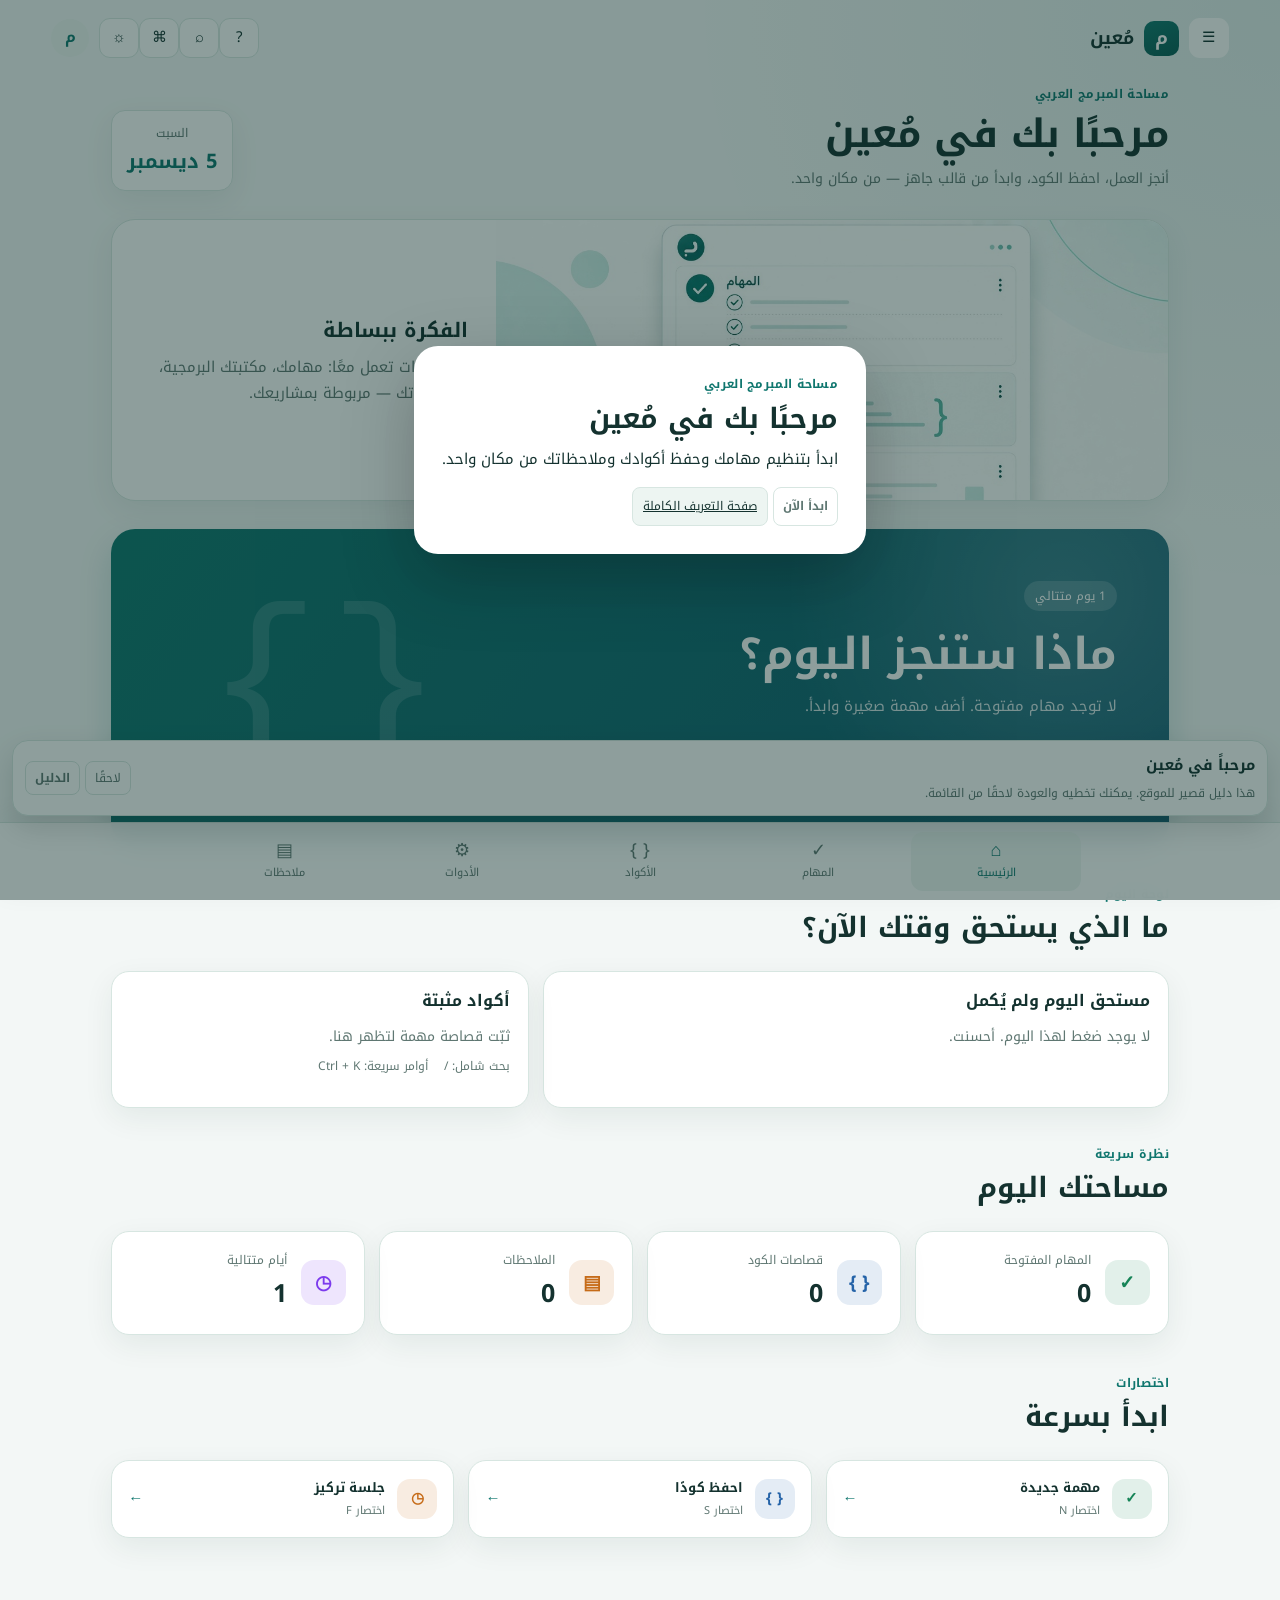
<file: index.html>
<!DOCTYPE html>
<html lang="ar" dir="rtl">
<head>
  <meta charset="UTF-8">
  <meta name="viewport" content="width=device-width, initial-scale=1.0, viewport-fit=cover">
  <meta name="theme-color" content="#0f766e">
  <meta name="google-site-verification" content="Sl0n4C3x2qLiQsYJ7VNklHP6w9qTN6Suc8Q0-6FbevQ">
  <meta name="description" content="مُعين مساحة عربية للمبرمجين: مهام، قصاصات كود، ملاحظات، أدوات برمجية واستوديو ملفات.">
  <meta name="keywords" content="مُعين, mueen, أدوات برمجية, قصاصات كود, مهام, ملاحظات, مبرمج عربي">
  <link rel="canonical" href="https://mueen-app.duckdns.org/">
  <script type="application/ld+json">{"@context":"https://schema.org","@type":"SoftwareApplication","name":"مُعين","alternateName":"Mueen","applicationCategory":"DeveloperApplication","operatingSystem":"Web","inLanguage":"ar","url":"https://mueen-app.duckdns.org/","description":"مساحة عربية للمبرمجين لإدارة المهام وحفظ الأكواد والملاحظات واستخدام الأدوات البرمجية."}</script>
  <meta name="color-scheme" content="light dark">
  <meta property="og:title" content="مُعين | مساحة المبرمج">
  <meta property="og:description" content="أنجز مهامك، احفظ أكوادك، وابدأ من قالب جاهز — في مكان واحد.">
  <meta property="og:image" content="cover.jpg">
  <title>مُعين | مساحة المبرمج</title>
  <link rel="preconnect" href="https://fonts.googleapis.com">
  <link rel="preconnect" href="https://fonts.gstatic.com" crossorigin>
  <link href="https://fonts.googleapis.com/css2?family=Cairo:wght@400;600;700;800&family=Noto+Kufi+Arabic:wght@400;600;700&display=swap" rel="stylesheet">
  <link rel="icon" href="data:image/svg+xml,%3Csvg xmlns='http://www.w3.org/2000/svg' viewBox='0 0 64 64'%3E%3Crect width='64' height='64' rx='16' fill='%230f766e'/%3E%3Ctext x='32' y='44' text-anchor='middle' font-size='34' fill='white' font-family='Tahoma'%3Eم%3C/text%3E%3C/svg%3E">
  <link rel="stylesheet" href="styles.css">
  <style>
    [hidden] { display: none !important; }
    .command-palette[hidden],
    .mueen-menu-overlay[hidden],
    .status-banner[hidden] { display: none !important; pointer-events: none !important; }
  </style>
</head>

<body>
  <div class="mueen-menu-overlay" id="menuOverlay" hidden></div>
  <div id="commandPalette" class="command-palette" hidden></div>
  <div id="statusBanner" class="status-banner" hidden></div>

  <div class="app-layout">
    <aside class="sidebar" id="sidebar" aria-label="القائمة الإضافية">
      <div class="logo-area">
        <div class="logo-icon" aria-hidden="true">م</div>
        <div>
          <strong>مُعين</strong>
          <span>مساحة المبرمج</span>
        </div>
        <button class="header-icon-button sidebar-close" id="closeMenuButton" type="button" aria-label="إغلاق القائمة">×</button>
      </div>

      <div class="sidebar-bottom">
        <button id="themeButton" class="secondary-button" type="button">
          <span aria-hidden="true">☼</span>
          الوضع الداكن
        </button>
        <!-- ✅ إصلاح: تحديث الإصدار -->
        <p class="version-text">مُعين v1.7 — محلي أولًا</p>
      </div>
    </aside>

    <main class="main-content">
      <header class="top-header">
        <button id="menuButton" class="mobile-menu-button" type="button" aria-label="فتح القائمة" aria-controls="sidebar" aria-expanded="false">
          ☰
        </button>

        <div class="mobile-brand">
          <div class="logo-icon small-logo" aria-hidden="true">م</div>
          <strong>مُعين</strong>
        </div>

        <div class="header-spacer"></div>

        <button id="guideButton" class="header-icon-button" type="button" data-page="guide" aria-label="دليل الموقع">?</button>
        <button id="searchButton" class="header-icon-button" type="button" aria-label="بحث شامل">⌕</button>
        <button id="commandButton" class="header-icon-button" type="button" aria-label="لوحة الأوامر">⌘</button>
        <button id="mobileThemeButton" class="header-icon-button" type="button" aria-label="تغيير المظهر">☼</button>
        <div class="user-avatar" id="headerAccount" aria-hidden="true">م</div>
      </header>

      <div class="page-container">
        <section id="homePage" class="page active-page">
          <div class="page-heading">
            <div>
              <p class="eyebrow">مساحة المبرمج العربي</p>
              <h1>مرحبًا بك في مُعين</h1>
              <p class="page-description">أنجز العمل، احفظ الكود، وابدأ من قالب جاهز — من مكان واحد.</p>
            </div>
            <div class="date-card">
              <span id="currentDay">اليوم</span>
              <strong id="currentDate">--</strong>
            </div>
          </div>

          <div class="cover-card">
            <img src="cover.jpg" alt="مُعين: مهام وكود وملاحظات في مساحة واحدة" width="1176" height="784">
            <div class="cover-caption">
              <strong>الفكرة ببساطة</strong>
              <p>ثلاث أدوات تعمل معًا: مهامك، مكتبتك البرمجية، وملاحظاتك — مربوطة بمشاريعك.</p>
            </div>
          </div>

          <div class="hero-card" id="todayHero">
            <div class="hero-content">
              <span class="status-label" id="streakLabel">جاهز للإنجاز</span>
              <h2 id="heroTitle">ماذا ستنجز اليوم؟</h2>
              <p id="heroText">ابدأ بمهمة صغيرة، وسجّل تقدمك خطوة بخطوة.</p>
              <div class="hero-actions" id="heroActions">
                <button class="primary-button" type="button" data-page="tasks">
                  ابدأ بإضافة مهمة <span aria-hidden="true">←</span>
                </button>
              </div>
            </div>
            <div class="hero-decoration" aria-hidden="true"><span>{</span><span>}</span></div>
          </div>

          <div class="section-heading">
            <div>
              <p class="eyebrow">لوحة اليوم</p>
              <h2>ما الذي يستحق وقتك الآن؟</h2>
            </div>
          </div>
          <div id="todayBoard" class="today-board"></div>

          <div class="section-heading">
            <div>
              <p class="eyebrow">نظرة سريعة</p>
              <h2>مساحتك اليوم</h2>
            </div>
          </div>
          <div class="stats-grid stats-grid-4" id="homeStats">
            <article class="stat-card"><div class="stat-icon green">✓</div><div><span>المهام المفتوحة</span><strong id="homeTasksCount">0</strong></div></article>
            <article class="stat-card"><div class="stat-icon blue">{ }</div><div><span>قصاصات الكود</span><strong id="homeSnippetsCount">0</strong></div></article>
            <article class="stat-card"><div class="stat-icon orange">▤</div><div><span>الملاحظات</span><strong id="homeNotesCount">0</strong></div></article>
            <article class="stat-card"><div class="stat-icon purple">◷</div><div><span>أيام متتالية</span><strong id="homeStreakCount">0</strong></div></article>
          </div>

          <div class="section-heading">
            <div>
              <p class="eyebrow">اختصارات</p>
              <h2>ابدأ بسرعة</h2>
            </div>
          </div>
          <div class="quick-actions">
            <button class="quick-action" type="button" data-page="tasks"><span class="quick-icon green">✓</span><span><strong>مهمة جديدة</strong><small>اختصار N</small></span><span class="arrow">←</span></button>
            <button class="quick-action" type="button" data-page="snippets"><span class="quick-icon blue">{ }</span><span><strong>احفظ كودًا</strong><small>اختصار S</small></span><span class="arrow">←</span></button>
            <button class="quick-action" type="button" data-page="focus"><span class="quick-icon orange">◷</span><span><strong>جلسة تركيز</strong><small>اختصار F</small></span><span class="arrow">←</span></button>
          </div>
        </section>

        <section id="tasksPage" class="page">
          <div class="page-heading simple-heading">
            <div><p class="eyebrow">التنظيم</p><h1>المهام اليومية</h1><p class="page-description">تابع ما تريد إنجازه اليوم، أو ابدأ جلسة تركيز على مهمة.</p></div>
            <button class="primary-button add-button" type="button"><span>+</span> مهمة جديدة</button>
          </div>
          <div class="filter-bar" aria-label="تصفية المهام">
            <button class="filter-button active" type="button" data-filter="all">الكل</button>
            <button class="filter-button" type="button" data-filter="open">مفتوحة</button>
            <button class="filter-button" type="button" data-filter="done">مكتملة</button>
            <button class="filter-button" type="button" data-filter="today">اليوم</button>
          </div>
          <div id="tasksList" class="empty-state"></div>
        </section>

        <section id="snippetsPage" class="page">
          <div class="page-heading simple-heading">
            <div><p class="eyebrow">مكتبتك البرمجية</p><h1>قصاصات الكود</h1><p class="page-description">احفظ أكوادك، ثبّتها، واربطها بمشروع.</p></div>
            <div class="extra-page-actions">
              <button class="small-action" id="pasteSnippetButton" type="button">لصق من الحافظة</button>
              <button class="primary-button add-button" type="button"><span>+</span> قصاصة جديدة</button>
            </div>
          </div>
          <div class="search-box"><span aria-hidden="true">⌕</span><input type="search" aria-label="البحث في قصاصات الكود" placeholder="ابحث عن كود أو لغة أو وسم..."></div>
          <div class="filter-bar" id="snippetFilters" aria-label="تصفية القصاصات"></div>
          <div id="snippetsList" class="empty-state"></div>
        </section>

        <section id="toolsPage" class="page">
          <div class="page-heading simple-heading">
            <div><p class="eyebrow">صندوق الأدوات</p><h1>أدوات برمجية</h1><p class="page-description">أدوات يومية واضحة، بدون تعقيد.</p></div>
          </div>
          <div class="tools-grid">
            <button class="tool-card" type="button" data-tool="json"><span class="tool-icon green">{ }</span><strong>منسق JSON</strong><p>تنسيق وتصغير مع موضع الخطأ.</p><span class="tool-arrow">←</span></button>
            <button class="tool-card" type="button" data-tool="colors"><span class="tool-icon blue">◆</span><strong>مولد الألوان</strong><p>HEX وRGB ومتغيرات CSS.</p><span class="tool-arrow">←</span></button>
            <button class="tool-card" type="button" data-tool="compare"><span class="tool-icon purple">≠</span><strong>مقارنة النصوص</strong><p>إبراز الأسطر المختلفة.</p><span class="tool-arrow">←</span></button>
            <button class="tool-card" type="button" data-tool="base64"><span class="tool-icon orange">64</span><strong>Base64</strong><p>ترميز وفك ترميز النصوص.</p><span class="tool-arrow">←</span></button>
            <button class="tool-card" type="button" data-tool="count"><span class="tool-icon green">¶</span><strong>عداد النص</strong><p>أحرف، كلمات، وأسطر.</p><span class="tool-arrow">←</span></button>
            <button class="tool-card" type="button" data-tool="readme"><span class="tool-icon blue">☰</span><strong>مولد README</strong><p>ابدأ توثيق مشروعك.</p><span class="tool-arrow">←</span></button>
            <button class="tool-card" type="button" data-tool="gitignore"><span class="tool-icon orange">⊘</span><strong>مولد gitignore</strong><p>ملف تجاهل حسب نوع المشروع.</p><span class="tool-arrow">←</span></button>
            <button class="tool-card" type="button" data-page="convert"><span class="tool-icon green">{→}</span><strong>تحويل اللغات</strong><p>Python إلى JavaScript والعكس.</p><span class="tool-arrow">←</span></button>
            <!-- ✅ إصلاح: بطاقة استوديو الملفات -->
            <button class="tool-card" type="button" data-page="editor"><span class="tool-icon purple">▤</span><strong>استوديو الملفات</strong><p>استورد مجلدًا أو ZIP مع الصور، عاين، عدّل، وحمّل.</p><span class="tool-arrow">←</span></button>
            <button class="tool-card" type="button" data-page="guide"><span class="tool-icon blue">?</span><strong>دليل الموقع</strong><p>شرح الصفحات وجولة سريعة.</p><span class="tool-arrow">←</span></button>
            <button class="tool-card" type="button" data-tool="time"><span class="tool-icon purple">◷</span><strong>محوّل الوقت</strong><p>التاريخ المحلي وUTC.</p><span class="tool-arrow">←</span></button>
            <button class="tool-card" type="button" data-pro-tool="debug"><span class="tool-icon red">⚠</span><strong>مستكشف الأخطاء</strong><p>حلّل أخطاء JSON وJavaScript وHTML وCSS.</p><span class="tool-arrow">←</span></button>
            <button class="tool-card" type="button" data-pro-tool="api"><span class="tool-icon blue">⇄</span><strong>مختبر API</strong><p>اختبر طلبات HTTP وانسخ cURL أو JavaScript.</p><span class="tool-arrow">←</span></button>
            <button class="tool-card" type="button" data-pro-tool="builder"><span class="tool-icon green">▣</span><strong>منشئ صفحة HTML</strong><p>أنشئ صفحة هبوط جاهزة مع المعاينة.</p><span class="tool-arrow">←</span></button>
            <button class="tool-card" type="button" data-pro-tool="json-ts"><span class="tool-icon purple">TS</span><strong>JSON إلى TypeScript</strong><p>حوّل JSON إلى Interfaces بسرعة.</p><span class="tool-arrow">←</span></button>
            <button class="tool-card" type="button" data-pro-tool="image"><span class="tool-icon orange">▧</span><strong>مختبر الصور</strong><p>حلّل واضغط وحوّل الصور للويب.</p><span class="tool-arrow">←</span></button>
            <button class="tool-card" type="button" data-pro-tool="regex"><span class="tool-icon blue">.*</span><strong>مولد Regex</strong><p>أنشئ نمطًا واختبره على نص مباشر.</p><span class="tool-arrow">←</span></button>
            <button class="tool-card" type="button" data-pro-tool="time-pro"><span class="tool-icon purple">◷</span><strong>الوقت المتقدم</strong><p>Unix وUTC وISO والفرق بين تاريخين.</p><span class="tool-arrow">←</span></button>
            <button class="tool-card" type="button" data-pro-tool="site"><span class="tool-icon red">⌁</span><strong>فاحص الموقع</strong><p>افحص SEO وrobots وsitemap وHTTPS.</p><span class="tool-arrow">←</span></button>
            <button class="tool-card" type="button" data-pro-tool="preview"><span class="tool-icon green">▶</span><strong>معاينة HTML</strong><p>اكتب HTML وCSS وشاهد النتيجة مباشرة.</p><span class="tool-arrow">←</span></button>
          </div>
        </section>

        <section id="notesPage" class="page">
          <div class="page-heading simple-heading">
            <div><p class="eyebrow">أفكارك وملاحظاتك</p><h1>الملاحظات</h1><p class="page-description">اربط الفكرة بالمشروع كي لا تضيع.</p></div>
            <button class="primary-button add-button" type="button"><span>+</span> ملاحظة جديدة</button>
          </div>
          <div class="search-box"><span aria-hidden="true">⌕</span><input type="search" aria-label="البحث في الملاحظات" placeholder="ابحث في ملاحظاتك..."></div>
          <div id="notesList" class="empty-state"></div>
        </section>
      </div>
    </main>
  </div>

  <nav class="mobile-bottom-nav" aria-label="التنقل الأساسي">
    <button class="mobile-nav-link active" type="button" data-page="home"><span>⌂</span><small>الرئيسية</small></button>
    <button class="mobile-nav-link" type="button" data-page="tasks"><span>✓</span><small>المهام</small></button>
    <button class="mobile-nav-link" type="button" data-page="snippets"><span>{ }</span><small>الأكواد</small></button>
    <button class="mobile-nav-link" type="button" data-page="tools"><span>⚙</span><small>الأدوات</small></button>
    <button class="mobile-nav-link" type="button" data-page="notes"><span>▤</span><small>ملاحظات</small></button>
  </nav>

  <script src="app.js"></script>
  <script src="convert.js"></script>
  <script src="templates-feature.js"></script>
  <script src="guide.js"></script>
  <script src="editor-studio.js"></script>
  <script src="enhancements.js"></script>
</body>
</html>
</file>
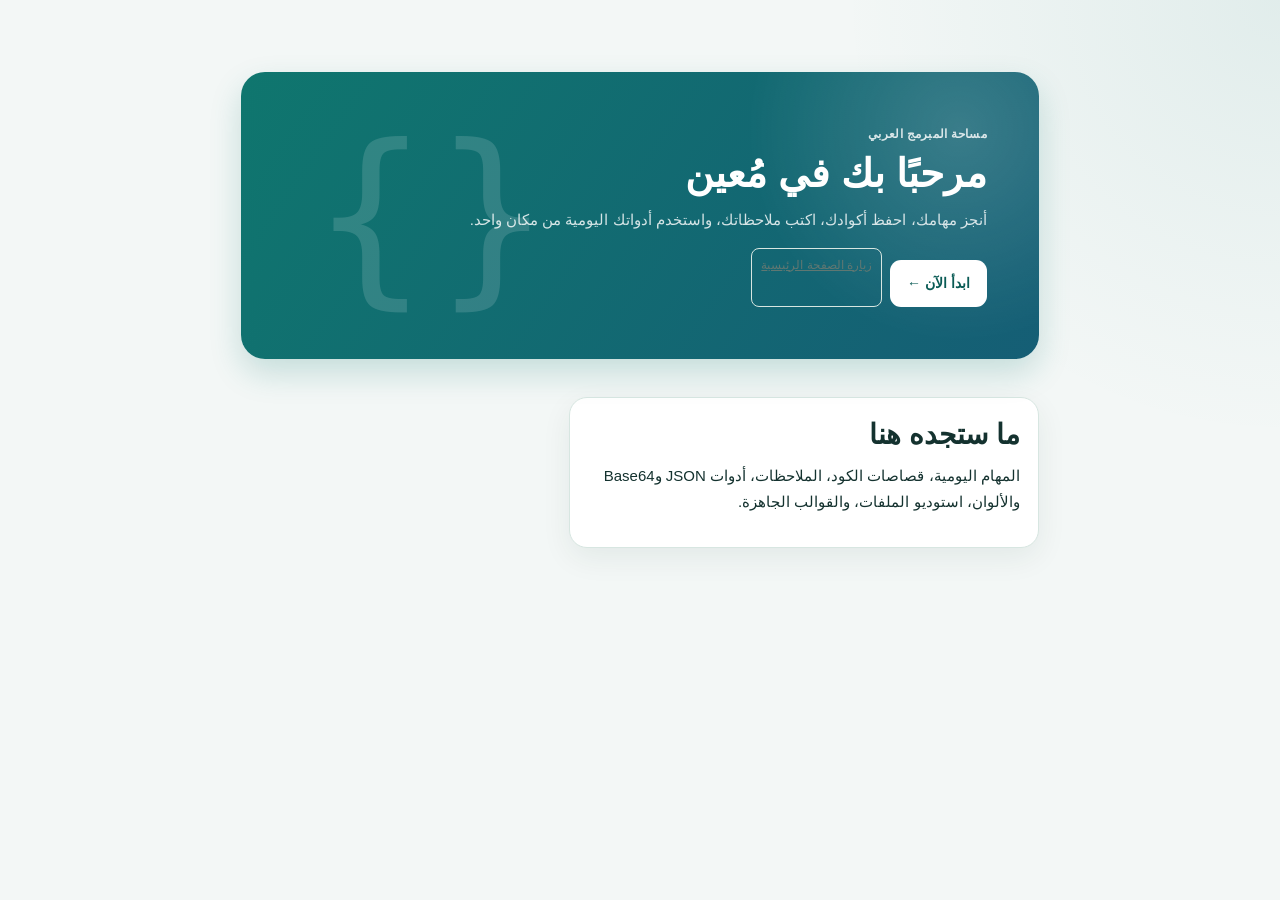
<file: welcome.html>
<!doctype html><html lang="ar" dir="rtl"><head><meta charset="utf-8"><meta name="viewport" content="width=device-width,initial-scale=1"><meta name="description" content="ابدأ استخدام مُعين، مساحة المبرمج العربي."><title>مرحبًا بك في مُعين</title><link rel="canonical" href="https://mueen-app.duckdns.org/welcome.html"><link rel="stylesheet" href="styles.css"></head><body><main class="page-container" style="max-width:900px;margin:auto;padding-top:8vh"><section class="hero-card"><div class="hero-content"><p class="eyebrow">مساحة المبرمج العربي</p><h1>مرحبًا بك في مُعين</h1><p>أنجز مهامك، احفظ أكوادك، اكتب ملاحظاتك، واستخدم أدواتك اليومية من مكان واحد.</p><div class="hero-actions"><button class="primary-button" id="startMueen">ابدأ الآن ←</button><a class="small-action" href="https://mueen-app.duckdns.org/">زيارة الصفحة الرئيسية</a></div></div><div class="hero-decoration" aria-hidden="true"><span>{</span><span>}</span></div></section><section class="today-board" style="margin-top:18px"><article class="today-card"><h2>ما ستجده هنا</h2><p>المهام اليومية، قصاصات الكود، الملاحظات، أدوات JSON وBase64 والألوان، استوديو الملفات، والقوالب الجاهزة.</p></article></section></main><script>document.getElementById("startMueen").onclick=()=>{try{localStorage.setItem("mueen_welcome_seen","1")}catch(_){}location.href="index.html"};</script></body></html>
</file>
<file: styles.css>
/* مُعين v1.2 — التصميم الكامل المتجاوب */

* {
  box-sizing: border-box;
}

:root {
  --bg: #f3f7f6;
  --surface: #ffffff;
  --surface-soft: #edf5f2;
  --text: #14322f;
  --muted: #5f7772;
  --primary: #0f766e;
  --primary-dark: #0a5b55;
  --border: #d7e6e1;
  --green: #168457;
  --blue: #2563a8;
  --orange: #c66b18;
  --purple: #7c3aed;
  --danger: #b42318;
  --shadow: 0 10px 30px rgba(20, 50, 46, 0.07);
  --bottom-nav-height: 78px;
  --radius: 18px;
}

body.dark {
  --bg: #0c1a18;
  --surface: #16302c;
  --surface-soft: #1c3b36;
  --text: #effcf8;
  --muted: #a8c0ba;
  --primary: #3ec4b2;
  --primary-dark: #63d7c7;
  --border: #2b4b46;
  --shadow: 0 10px 28px rgba(0, 0, 0, 0.28);
}

html {
  min-width: 280px;
  scroll-behavior: smooth;
}

body {
  min-width: 280px;
  min-height: 100vh;
  margin: 0;
  padding-bottom: calc(var(--bottom-nav-height) + env(safe-area-inset-bottom));
  background:
    radial-gradient(circle at 100% 0, rgba(15, 118, 110, 0.08), transparent 28%),
    var(--bg);
  color: var(--text);
  font-family: "Noto Kufi Arabic", "Cairo", "Tahoma", "Arial", sans-serif;
  font-size: 15px;
  line-height: 1.7;
  transition: background 180ms ease, color 180ms ease;
}

body.font-large {
  font-size: 17px;
}

body.font-xlarge {
  font-size: 19px;
}

body.menu-open {
  overflow: hidden;
}

button,
input,
textarea,
select {
  font: inherit;
}

button {
  border: 0;
  cursor: pointer;
}

button:focus-visible,
input:focus-visible,
textarea:focus-visible,
select:focus-visible {
  outline: 3px solid rgba(15, 118, 110, 0.35);
  outline-offset: 2px;
}

::selection {
  background: rgba(15, 118, 110, 0.22);
}

.app-layout {
  display: block;
  min-height: 100vh;
}

.main-content {
  width: 100%;
  min-width: 0;
  margin: 0;
}

.sidebar {
  position: fixed;
  top: 0;
  right: 0;
  bottom: 0;
  z-index: 100;
  display: flex;
  width: min(320px, 88vw);
  flex-direction: column;
  overflow-y: auto;
  overscroll-behavior: contain;
  border-left: 1px solid var(--border);
  background: var(--surface);
  padding: 22px 18px calc(28px + var(--bottom-nav-height));
  box-shadow: -12px 0 35px rgba(0, 0, 0, 0.16);
  visibility: hidden;
  pointer-events: none;
  transform: translateX(110%);
  transition:
    transform 180ms ease-out,
    visibility 180ms ease-out;
}

.sidebar.mobile-open {
  visibility: visible;
  pointer-events: auto;
  transform: translateX(0);
}

.logo-area,
.mobile-brand {
  display: flex;
  align-items: center;
  gap: 10px;
}

.logo-area {
  margin-bottom: 8px;
}

.logo-icon {
  display: inline-flex;
  align-items: center;
  justify-content: center;
  width: 44px;
  height: 44px;
  flex: 0 0 44px;
  border-radius: 14px;
  background: linear-gradient(160deg, var(--primary), var(--primary-dark));
  color: white;
  font-size: 23px;
  font-weight: bold;
}

.logo-area strong,
.mobile-brand strong {
  display: block;
  color: var(--text);
  font-size: 19px;
}

.logo-area span {
  display: block;
  color: var(--muted);
  font-size: 11px;
}

.sidebar-close {
  margin-right: auto;
}

.sidebar-bottom {
  margin-top: 12px;
}

.secondary-button,
.icon-button,
.header-icon-button {
  border: 1px solid var(--border);
  border-radius: 10px;
  background: var(--surface);
  color: var(--text);
  padding: 10px 12px;
}

.secondary-button {
  display: flex;
  align-items: center;
  gap: 10px;
  width: 100%;
  color: var(--muted);
  text-align: right;
}

.version-text {
  margin: 18px 0 0;
  color: var(--muted);
  font-size: 11px;
  text-align: center;
}

.top-header {
  position: relative;
  z-index: 5;
  display: flex;
  align-items: center;
  min-height: 76px;
  padding: 16px clamp(16px, 4vw, 60px);
}

.header-spacer {
  flex: 1;
}

.mobile-menu-button,
.mobile-brand,
.header-icon-button,
.user-avatar {
  display: flex;
}

.mobile-menu-button,
.header-icon-button {
  align-items: center;
  justify-content: center;
  width: 40px;
  height: 40px;
  border-radius: 11px;
  background: var(--surface);
  color: var(--text);
}

.mobile-menu-button {
  margin-left: 10px;
}

.mobile-brand strong {
  font-size: 18px;
}

.small-logo {
  width: 35px;
  height: 35px;
  flex-basis: 35px;
  border-radius: 10px;
  font-size: 18px;
}

.user-avatar {
  align-items: center;
  justify-content: center;
  width: 38px;
  height: 38px;
  margin-right: 10px;
  border-radius: 50%;
  background: var(--surface-soft);
  color: var(--primary);
  font-weight: bold;
}

.page-container {
  width: min(100%, 1160px);
  margin: 0 auto;
  padding: 8px clamp(16px, 4vw, 60px) 60px;
}

.page,
.mueen-extra-page {
  display: none;
  animation: pageIn 180ms ease-out;
}

.page.active-page,
.mueen-extra-page.active-page {
  display: block;
}

@keyframes pageIn {
  from {
    opacity: 0;
    transform: translateY(6px);
  }

  to {
    opacity: 1;
    transform: translateY(0);
  }
}

.page-heading {
  display: flex;
  align-items: flex-end;
  justify-content: space-between;
  gap: 24px;
  margin-bottom: 28px;
}

.simple-heading {
  align-items: center;
}

.eyebrow {
  margin: 0 0 5px;
  color: var(--primary);
  font-size: 12px;
  font-weight: bold;
  letter-spacing: 0.3px;
}

h1,
h2,
h3,
p {
  margin-top: 0;
}

h1 {
  margin-bottom: 7px;
  font-size: clamp(25px, 4vw, 39px);
  line-height: 1.3;
}

h2 {
  margin-bottom: 9px;
  font-size: clamp(20px, 3vw, 28px);
  line-height: 1.35;
}

h3 {
  line-height: 1.4;
}

.page-description {
  max-width: 650px;
  margin-bottom: 0;
  color: var(--muted);
  font-size: 14px;
}

.date-card {
  min-width: 105px;
  padding: 12px 15px;
  border: 1px solid var(--border);
  border-radius: 14px;
  background: var(--surface);
  text-align: center;
  box-shadow: var(--shadow);
}

.date-card span,
.date-card strong {
  display: block;
}

.date-card span {
  color: var(--muted);
  font-size: 12px;
}

.date-card strong {
  color: var(--primary);
  font-size: 20px;
}

.primary-button {
  display: inline-flex;
  align-items: center;
  justify-content: center;
  gap: 9px;
  border-radius: 11px;
  background: var(--primary);
  color: white;
  padding: 12px 17px;
  font-size: 14px;
  font-weight: bold;
  transition: transform 160ms ease, background 160ms ease;
}

.primary-button:hover {
  background: var(--primary-dark);
}

.primary-button:active,
.quick-action:active,
.tool-card:active,
.mobile-nav-link:active,
.menu-button:active {
  transform: scale(0.98);
}

.add-button {
  white-space: nowrap;
}

.danger-button {
  border-radius: 10px;
  background: var(--danger);
  color: white;
  padding: 10px 14px;
}

.hero-card {
  position: relative;
  display: flex;
  min-height: 250px;
  align-items: center;
  justify-content: space-between;
  overflow: hidden;
  margin-bottom: 38px;
  border-radius: 24px;
  background:
    radial-gradient(circle at 90% 20%, rgba(255, 255, 255, 0.16), transparent 28%),
    linear-gradient(125deg, #0f766e, #155e75);
  color: white;
  padding: clamp(26px, 5vw, 52px);
  box-shadow: 0 14px 32px rgba(15, 118, 110, 0.2);
}

.hero-content {
  position: relative;
  z-index: 1;
}

.status-label {
  display: inline-block;
  margin-bottom: 14px;
  border-radius: 50px;
  background: rgba(255, 255, 255, 0.17);
  padding: 5px 11px;
  font-size: 12px;
}

.hero-card h2 {
  max-width: 520px;
  font-size: clamp(27px, 5vw, 44px);
}

.hero-card p {
  color: rgba(255, 255, 255, 0.82);
}

.hero-card .primary-button {
  margin-top: 12px;
  background: white;
  color: var(--primary-dark);
}

.hero-card .primary-button:hover {
  background: #e8fffa;
}

.hero-decoration {
  position: absolute;
  left: 9%;
  display: flex;
  align-items: center;
  gap: 8px;
  color: rgba(255, 255, 255, 0.14);
  font-family: monospace;
  font-size: clamp(90px, 16vw, 190px);
  direction: ltr;
  user-select: none;
}

.section-heading {
  display: flex;
  align-items: center;
  justify-content: space-between;
  margin: 0 0 15px;
}

.stats-grid,
.quick-actions,
.tools-grid {
  display: grid;
  gap: 14px;
}

.stats-grid {
  grid-template-columns: repeat(3, 1fr);
  margin-bottom: 38px;
}

.stat-card {
  display: flex;
  align-items: center;
  gap: 14px;
  min-width: 0;
  border: 1px solid var(--border);
  border-radius: var(--radius);
  background: var(--surface);
  padding: 18px;
  box-shadow: var(--shadow);
}

.stat-card span,
.stat-card strong {
  display: block;
}

.stat-card span {
  overflow: hidden;
  color: var(--muted);
  font-size: 12px;
  text-overflow: ellipsis;
  white-space: nowrap;
}

.stat-card strong {
  margin-top: 3px;
  font-size: 25px;
}

.stat-icon,
.quick-icon,
.tool-icon {
  display: inline-flex;
  align-items: center;
  justify-content: center;
  flex: 0 0 auto;
  border-radius: 13px;
  font-weight: bold;
}

.stat-icon {
  width: 45px;
  height: 45px;
  font-size: 19px;
}

.green {
  background: rgba(22, 132, 87, 0.12);
  color: var(--green);
}

.blue {
  background: rgba(37, 99, 168, 0.12);
  color: var(--blue);
}

.orange {
  background: rgba(198, 107, 24, 0.13);
  color: var(--orange);
}

.purple {
  background: rgba(124, 58, 237, 0.13);
  color: var(--purple);
}

.quick-actions {
  grid-template-columns: repeat(auto-fit, minmax(210px, 1fr));
}

.quick-action {
  display: flex;
  align-items: center;
  gap: 12px;
  min-width: 0;
  border: 1px solid var(--border);
  border-radius: var(--radius);
  background: var(--surface);
  color: var(--text);
  padding: 16px;
  text-align: right;
  text-decoration: none;
  box-shadow: var(--shadow);
  transition: transform 160ms ease, border-color 160ms ease;
}

.quick-action:hover,
.tool-card:hover,
.stat-card:hover {
  border-color: var(--primary);
}

.quick-icon {
  width: 40px;
  height: 40px;
}

.quick-action strong,
.quick-action small {
  display: block;
}

.quick-action strong {
  font-size: 13px;
}

.quick-action small {
  overflow: hidden;
  margin-top: 3px;
  color: var(--muted);
  font-size: 11px;
  text-overflow: ellipsis;
  white-space: nowrap;
}

.arrow {
  margin-right: auto;
  color: var(--primary);
}

.filter-bar {
  display: flex;
  gap: 8px;
  margin-bottom: 20px;
  overflow-x: auto;
  padding-bottom: 3px;
}

.filter-button {
  border: 1px solid var(--border);
  border-radius: 50px;
  background: var(--surface);
  color: var(--muted);
  padding: 8px 17px;
  white-space: nowrap;
}

.filter-button.active {
  background: var(--primary);
  color: white;
}

.search-box {
  display: flex;
  align-items: center;
  gap: 10px;
  max-width: 550px;
  margin-bottom: 22px;
  border: 1px solid var(--border);
  border-radius: 13px;
  background: var(--surface);
  padding: 12px 15px;
}

.search-box span {
  color: var(--muted);
  font-size: 24px;
  line-height: 1;
}

.search-box input {
  width: 100%;
  border: 0;
  outline: 0;
  background: transparent;
  color: var(--text);
}

.search-box input::placeholder {
  color: var(--muted);
}

.empty-state {
  display: flex;
  min-height: 310px;
  flex-direction: column;
  align-items: center;
  justify-content: center;
  border: 1px dashed var(--border);
  border-radius: 20px;
  background: var(--surface);
  padding: 30px 20px;
  text-align: center;
}

.empty-icon {
  display: flex;
  align-items: center;
  justify-content: center;
  width: 64px;
  height: 64px;
  margin-bottom: 16px;
  border-radius: 20px;
  background: rgba(22, 132, 87, 0.12);
  color: var(--green);
  font-size: 27px;
  font-weight: bold;
}

.code-empty {
  background: rgba(37, 99, 168, 0.12);
  color: var(--blue);
}

.note-empty {
  background: rgba(198, 107, 24, 0.13);
  color: var(--orange);
}

.empty-state h2 {
  margin-bottom: 7px;
  font-size: 20px;
}

.empty-state p {
  margin-bottom: 18px;
  color: var(--muted);
  font-size: 14px;
}

.tools-grid {
  grid-template-columns: repeat(2, 1fr);
}

.tool-card {
  position: relative;
  min-height: 185px;
  border: 1px solid var(--border);
  border-radius: var(--radius);
  background: var(--surface);
  color: var(--text);
  padding: 22px;
  text-align: right;
  box-shadow: var(--shadow);
  transition: transform 160ms ease, border-color 160ms ease;
}

.tool-icon {
  width: 45px;
  height: 45px;
  margin-bottom: 18px;
  font-family: monospace;
  font-size: 17px;
}

.tool-card strong,
.tool-card p {
  display: block;
}

.tool-card strong {
  margin-bottom: 5px;
  font-size: 17px;
}

.tool-card p {
  margin-bottom: 0;
  color: var(--muted);
  font-size: 13px;
}

.tool-arrow {
  position: absolute;
  left: 20px;
  bottom: 22px;
  color: var(--primary);
  font-size: 19px;
}

.mobile-bottom-nav {
  position: fixed;
  right: 0;
  bottom: 0;
  left: 0;
  z-index: 80;
  display: flex;
  align-items: stretch;
  justify-content: center;
  gap: 8px;
  min-height: var(--bottom-nav-height);
  border-top: 1px solid var(--border);
  background: color-mix(in srgb, var(--surface) 94%, transparent);
  padding: 9px max(10px, env(safe-area-inset-left)) calc(9px + env(safe-area-inset-bottom)) max(10px, env(safe-area-inset-right));
  box-shadow: 0 -8px 25px rgba(22, 54, 50, 0.06);
  backdrop-filter: blur(12px);
}

.mobile-nav-link {
  display: flex;
  min-width: 82px;
  max-width: 170px;
  flex: 1 1 120px;
  flex-direction: column;
  align-items: center;
  justify-content: center;
  gap: 2px;
  border-radius: 12px;
  background: transparent;
  color: var(--muted);
  padding: 5px 10px;
  transition: transform 160ms ease, background 160ms ease, color 160ms ease;
}

.mobile-nav-link span {
  font-size: 18px;
  line-height: 1.2;
}

.mobile-nav-link small {
  font-size: 11px;
  white-space: nowrap;
}

.mobile-nav-link:hover,
.mobile-nav-link.active {
  background: var(--surface-soft);
  color: var(--primary);
}

.mueen-extra-page.active-page {
  display: block;
}

.extra-page-actions {
  display: flex;
  flex-wrap: wrap;
  gap: 8px;
}

.feature-card,
.project-card,
.template-card,
.extra-tool-card,
.achievement-card,
.stat-card {
  border: 1px solid var(--border);
  border-radius: var(--radius);
  background: var(--surface);
  box-shadow: var(--shadow);
}

.mueen-list {
  display: grid;
  gap: 12px;
  width: 100%;
  min-width: 0;
}

.mueen-item {
  display: flex;
  align-items: flex-start;
  gap: 12px;
  border: 1px solid var(--border);
  border-radius: 16px;
  background: var(--surface);
  padding: 16px;
  box-shadow: var(--shadow);
}

.item-main {
  min-width: 0;
  flex: 1;
}

.item-main h3 {
  margin: 0 0 4px;
}

.item-main p {
  margin: 0;
  color: var(--muted);
  font-size: 12px;
}

.item-actions {
  display: flex;
  flex-wrap: wrap;
  gap: 5px;
}

.item-actions button,
.small-action {
  border: 1px solid var(--border);
  border-radius: 8px;
  background: transparent;
  color: var(--muted);
  padding: 6px 9px;
  font-size: 12px;
}

.item-actions button:hover,
.small-action:hover {
  color: var(--primary);
}

.check-button {
  width: 25px;
  height: 25px;
  flex: 0 0 25px;
  border: 2px solid var(--primary);
  border-radius: 7px;
  background: transparent;
  color: var(--primary);
  font-weight: bold;
}

.is-done .item-main h3 {
  color: var(--muted);
  text-decoration: line-through;
}

.priority,
.language-badge,
.project-status {
  border-radius: 20px;
  padding: 4px 8px;
  font-size: 11px;
  white-space: nowrap;
}

.priority.high {
  background: #fee4e2;
  color: #b42318;
}

.priority.medium {
  background: #fff1d6;
  color: #9a5b00;
}

.priority.low {
  background: #dcfae6;
  color: #16794a;
}

body.dark .priority.high {
  background: rgba(180, 35, 24, 0.22);
  color: #fecaca;
}

body.dark .priority.medium {
  background: rgba(154, 91, 0, 0.28);
  color: #ffe8b3;
}

body.dark .priority.low {
  background: rgba(22, 121, 74, 0.24);
  color: #bbf7d0;
}

.language-badge,
.project-status {
  background: var(--surface-soft);
  color: var(--primary);
}

.snippet-item,
.note-item,
.project-item {
  display: block;
}

.item-title-row {
  display: flex;
  align-items: center;
  justify-content: space-between;
  gap: 8px;
}

.mueen-item pre {
  overflow: auto;
  margin: 12px 0 0;
  border-radius: 10px;
  background: #10201e;
  color: #d1fae5;
  padding: 13px;
  font-size: 12px;
  text-align: left;
}

.note-preview {
  margin-top: 10px;
  color: var(--text);
  font-size: 13px;
  line-height: 1.8;
  white-space: pre-wrap;
}

.template-grid,
.extra-tools-grid,
.project-grid,
.achievement-grid {
  display: grid;
  grid-template-columns: repeat(2, 1fr);
  gap: 14px;
}

.template-card,
.extra-tool-card,
.project-card,
.achievement-card {
  padding: 18px;
}

.template-card h3,
.extra-tool-card h3,
.project-card h3 {
  margin: 0 0 5px;
}

.template-card p,
.extra-tool-card p,
.project-card p,
.achievement-card p {
  color: var(--muted);
  font-size: 13px;
}

.template-card button {
  margin-top: 10px;
}

.progress-track {
  height: 8px;
  overflow: hidden;
  border-radius: 8px;
  background: var(--surface-soft);
}

.progress-value {
  height: 100%;
  border-radius: 8px;
  background: var(--primary);
}

.stat-large {
  color: var(--primary);
  font-size: 32px;
  font-weight: bold;
}

.setting-row {
  display: flex;
  align-items: center;
  justify-content: space-between;
  gap: 12px;
  border-bottom: 1px solid var(--border);
  padding: 16px 0;
}

.setting-row:last-child {
  border-bottom: 0;
}

.setting-row p {
  margin: 0;
  color: var(--muted);
  font-size: 12px;
}

.setting-row select {
  border: 1px solid var(--border);
  border-radius: 9px;
  background: var(--surface);
  color: var(--text);
  padding: 8px;
}

.extra-menu {
  display: grid;
  gap: 6px;
  margin: 26px 0 16px;
}

.menu-title {
  margin: 8px;
  color: var(--muted);
  font-size: 11px;
  font-weight: bold;
}

.menu-button {
  display: flex;
  align-items: center;
  gap: 9px;
  width: 100%;
  border: 0;
  border-radius: 11px;
  background: transparent;
  color: var(--text);
  padding: 9px 8px;
  text-align: right;
  text-decoration: none;
}

.menu-button:hover {
  background: var(--surface-soft);
}

.menu-button strong,
.menu-button small {
  display: block;
}

.menu-button strong {
  font-size: 12px;
}

.menu-button small {
  color: var(--muted);
  font-size: 10px;
}

.menu-icon {
  display: inline-flex;
  align-items: center;
  justify-content: center;
  width: 29px;
  height: 29px;
  flex: 0 0 29px;
  border-radius: 9px;
  background: var(--surface-soft);
  color: var(--primary);
  font-weight: bold;
}

.timer-card {
  max-width: 560px;
  margin: auto;
  border: 1px solid var(--border);
  border-radius: 24px;
  background: var(--surface);
  padding: 30px;
  text-align: center;
  box-shadow: var(--shadow);
}

.timer-mode {
  color: var(--primary);
  font-weight: bold;
}

.timer-display {
  direction: ltr;
  margin: 25px 0;
  font: 700 clamp(50px, 13vw, 90px)/1 monospace;
}

.timer-actions,
.timer-settings {
  display: flex;
  justify-content: center;
  gap: 8px;
  flex-wrap: wrap;
}

.timer-settings {
  margin-top: 20px;
}

.timer-settings button {
  border: 1px solid var(--border);
  border-radius: 9px;
  background: transparent;
  color: var(--text);
  padding: 8px 12px;
}

.mueen-modal-backdrop {
  position: fixed;
  inset: 0;
  z-index: 500;
  display: flex;
  align-items: center;
  justify-content: center;
  background: rgba(5, 25, 22, 0.52);
  padding: 16px;
}

.mueen-modal {
  width: min(100%, 620px);
  max-height: 90vh;
  overflow: auto;
  border-radius: 20px;
  background: var(--surface);
  color: var(--text);
  box-shadow: 0 20px 60px rgba(0, 0, 0, 0.25);
}

.mueen-modal-header {
  display: flex;
  align-items: center;
  justify-content: space-between;
  padding: 20px 22px;
  border-bottom: 1px solid var(--border);
}

.mueen-modal-header h2 {
  margin: 0;
  font-size: 20px;
}

.mueen-close {
  background: transparent;
  color: var(--muted);
  font-size: 28px;
  line-height: 1;
}

.mueen-modal-body {
  padding: 20px 22px;
}

.mueen-modal form {
  display: grid;
  gap: 14px;
}

.mueen-modal label {
  display: grid;
  gap: 6px;
  color: var(--muted);
  font-size: 13px;
  font-weight: bold;
}

.mueen-modal input,
.mueen-modal textarea,
.mueen-modal select {
  width: 100%;
  border: 1px solid var(--border);
  border-radius: 10px;
  outline: 0;
  background: var(--bg);
  color: var(--text);
  padding: 11px;
}

.mueen-modal textarea {
  resize: vertical;
}

.mueen-form-actions {
  display: flex;
  gap: 8px;
  margin-top: 4px;
}

.color-result {
  display: grid;
  gap: 8px;
}

.color-result p {
  margin: 0;
  font-family: monospace;
  direction: ltr;
}

.snippet-item {
  display: block;
  width: 100%;
  min-width: 0;
  overflow: hidden;
}

.snippet-item .item-main {
  width: 100%;
  min-width: 0;
}

.snippet-item .item-title-row {
  display: flex;
  align-items: center;
  justify-content: space-between;
  gap: 10px;
  min-width: 0;
}

.snippet-item .item-title-row h3 {
  min-width: 0;
  overflow: hidden;
  text-overflow: ellipsis;
  white-space: nowrap;
}

.snippet-item pre {
  width: 100%;
  max-width: 100%;
  overflow-x: auto;
  direction: ltr;
  text-align: left;
  white-space: pre;
  word-break: normal;
}

.snippet-item .item-actions {
  display: flex;
  align-items: center;
  justify-content: flex-start;
  gap: 7px;
  width: 100%;
  margin-top: 13px;
  padding: 0;
}

.snippet-item .item-actions button {
  display: inline-flex;
  align-items: center;
  justify-content: center;
  min-height: 34px;
  border: 1px solid var(--border);
  border-radius: 9px;
  background: var(--surface-soft);
  color: var(--text);
  padding: 7px 12px;
  font-size: 12px;
  white-space: nowrap;
}

.snippet-item .item-actions button:first-child {
  background: var(--primary);
  color: white;
}

.snippet-item .item-actions button:hover {
  border-color: var(--primary);
}

.mueen-menu-overlay {
  position: fixed;
  inset: 0;
  z-index: 90;
  display: none;
  background: rgba(0, 0, 0, 0.28);
}

.mueen-menu-overlay.active {
  display: block;
}

@media (min-width: 681px) and (max-width: 1000px) {
  .page-container {
    padding-right: 28px;
    padding-left: 28px;
  }

  .stats-grid,
  .quick-actions {
    grid-template-columns: repeat(3, 1fr);
  }

  .mobile-nav-link {
    max-width: 150px;
  }
}

@media (max-width: 680px) {
  :root {
    --bottom-nav-height: 76px;
  }

  .top-header {
    min-height: 65px;
    padding: 12px 16px;
  }

  .page-container {
    padding: 10px 16px 36px;
  }

  .page-heading {
    align-items: flex-start;
    flex-direction: column;
    gap: 16px;
    margin-bottom: 22px;
  }

  .simple-heading {
    flex-direction: row;
    align-items: center;
  }

  .simple-heading .add-button {
    padding: 10px 12px;
    font-size: 12px;
  }

  .date-card {
    align-self: stretch;
    display: flex;
    align-items: center;
    justify-content: space-between;
  }

  .hero-card {
    min-height: 270px;
    padding: 25px 21px;
  }

  .hero-decoration {
    left: -4%;
    bottom: 4%;
    font-size: 100px;
  }

  .stats-grid,
  .quick-actions,
  .tools-grid {
    grid-template-columns: 1fr;
  }

  .stat-card,
  .quick-action {
    padding: 14px;
  }

  .tool-card {
    min-height: 155px;
  }

  .mobile-bottom-nav {
    gap: 2px;
    padding-right: 4px;
    padding-left: 4px;
  }

  .mobile-nav-link {
    min-width: 48px;
    flex-basis: 70px;
    padding-right: 4px;
    padding-left: 4px;
  }

  .mobile-nav-link span {
    font-size: 17px;
  }

  .mobile-nav-link small {
    font-size: 10px;
  }

  .mueen-item {
    flex-wrap: wrap;
  }

  .item-main {
    flex-basis: calc(100% - 42px);
  }

  .item-actions {
    width: 100%;
    padding-right: 37px;
  }

  .template-grid,
  .extra-tools-grid,
  .project-grid,
  .achievement-grid {
    grid-template-columns: 1fr;
  }

  .setting-row {
    align-items: flex-start;
    flex-direction: column;
  }

  .setting-row button,
  .setting-row select {
    align-self: stretch;
  }

  .snippet-item {
    padding: 14px;
  }

  .snippet-item .item-title-row {
    align-items: flex-start;
    flex-direction: column;
  }

  .snippet-item .language-badge {
    align-self: flex-start;
  }

  .snippet-item .item-actions {
    flex-wrap: wrap;
    padding: 0;
  }

  .snippet-item .item-actions button {
    flex: 1 1 auto;
  }
}

@media (max-width: 380px) {
  .simple-heading {
    align-items: flex-start;
    flex-direction: column;
  }

  .simple-heading .add-button {
    width: 100%;
  }

  .hero-card {
    min-height: 300px;
  }

  .mobile-nav-link small {
    font-size: 9px;
  }

  .mobile-nav-link {
    min-width: 43px;
  }
}

@media (max-height: 500px) and (orientation: landscape) {
  :root {
    --bottom-nav-height: 62px;
  }

  body {
    padding-bottom: calc(var(--bottom-nav-height) + env(safe-area-inset-bottom));
  }

  .top-header {
    min-height: 58px;
    padding-top: 8px;
    padding-bottom: 8px;
  }

  .page-container {
    padding-bottom: 24px;
  }

  .hero-card {
    min-height: 220px;
  }

  .mobile-bottom-nav {
    min-height: var(--bottom-nav-height);
    padding-top: 4px;
    padding-bottom: 4px;
  }

  .mobile-nav-link {
    flex-direction: row;
    gap: 5px;
  }

  .mobile-nav-link span {
    font-size: 15px;
  }
}

@media (min-width: 681px) {
  .sidebar {
    width: min(350px, 90vw);
  }
}

@media (min-width: 1300px) {
  .page-container {
    padding-right: 80px;
    padding-left: 80px;
  }

  .mobile-bottom-nav {
    padding-right: 15%;
    padding-left: 15%;
  }
}

@media (prefers-reduced-motion: reduce) {
  *,
  *::before,
  *::after {
    scroll-behavior: auto !important;
    animation-duration: 0.01ms !important;
    transition-duration: 0.01ms !important;
  }
}

/* ===== إضافات v1.3 ===== */

.stats-grid-4 {
  grid-template-columns: repeat(4, 1fr);
}

.cover-card {
  display: grid;
  grid-template-columns: minmax(0, 1.4fr) minmax(220px, .8fr);
  gap: 0;
  overflow: hidden;
  margin-bottom: 28px;
  border: 1px solid var(--border);
  border-radius: 24px;
  background: var(--surface);
  box-shadow: var(--shadow);
}

.cover-card img {
  display: block;
  width: 100%;
  height: 100%;
  max-height: 280px;
  object-fit: cover;
  object-position: center;
  background: #eef7f4;
}

.cover-caption {
  display: flex;
  flex-direction: column;
  justify-content: center;
  padding: 28px;
}

.cover-caption strong {
  display: block;
  margin-bottom: 8px;
  font-size: 20px;
}

.cover-caption p {
  margin: 0;
  color: var(--muted);
}

.hero-actions {
  display: flex;
  flex-wrap: wrap;
  gap: 8px;
  margin-top: 12px;
}

.today-board {
  display: grid;
  grid-template-columns: 1.2fr .8fr;
  gap: 14px;
  margin-bottom: 36px;
}

.today-card {
  border: 1px solid var(--border);
  border-radius: var(--radius);
  background: var(--surface);
  padding: 18px;
  box-shadow: var(--shadow);
}

.today-card h3 {
  margin: 0 0 12px;
  font-size: 16px;
}

.today-item {
  display: flex;
  align-items: center;
  justify-content: space-between;
  gap: 8px;
  padding: 10px 0;
  border-bottom: 1px solid var(--border);
}

.today-item:last-child {
  border-bottom: 0;
}

.today-item button {
  border: 1px solid var(--border);
  border-radius: 8px;
  background: var(--surface-soft);
  color: var(--text);
  padding: 6px 9px;
  font-size: 12px;
}

.command-palette {
  position: fixed;
  inset: 0;
  z-index: 700;
  display: none;
  align-items: flex-start;
  justify-content: center;
  padding: 12vh 16px 16px;
  background: rgba(5, 25, 22, 0.45);
}

.command-palette:not([hidden]) {
  display: flex;
}

.command-box {
  width: min(100%, 640px);
  overflow: hidden;
  border-radius: 18px;
  background: var(--surface);
  box-shadow: 0 20px 60px rgba(0, 0, 0, 0.25);
}

.command-box input {
  width: 100%;
  border: 0;
  outline: 0;
  background: transparent;
  color: var(--text);
  padding: 18px 18px 12px;
}

.command-results {
  max-height: 360px;
  overflow: auto;
  border-top: 1px solid var(--border);
}

.command-item {
  display: flex;
  align-items: center;
  justify-content: space-between;
  gap: 10px;
  width: 100%;
  background: transparent;
  color: var(--text);
  padding: 12px 16px;
  text-align: right;
}

.command-item:hover,
.command-item.active {
  background: var(--surface-soft);
}

.command-item small {
  color: var(--muted);
}

.status-banner {
  position: sticky;
  top: 0;
  z-index: 60;
  display: none;
  align-items: center;
  justify-content: space-between;
  gap: 10px;
  background: #12312e;
  color: #fff;
  padding: 10px 16px;
  font-size: 13px;
}

.status-banner:not([hidden]) {
  display: flex;
}

.status-banner button {
  background: transparent;
  color: #fff;
}

body.zen-mode .mobile-bottom-nav,
body.zen-mode .top-header,
body.zen-mode .sidebar {
  display: none !important;
}

body.zen-mode {
  padding-bottom: 16px;
}

.diff-view {
  display: grid;
  gap: 6px;
  margin-top: 10px;
  text-align: right;
}

.diff-line {
  border-radius: 8px;
  padding: 6px 8px;
  font-family: monospace;
  font-size: 12px;
  white-space: pre-wrap;
}

.diff-same { background: var(--surface-soft); color: var(--muted); }
.diff-add { background: #dcfae6; color: #16794a; }
.diff-del { background: #fee4e2; color: #b42318; }

body.dark .diff-add { background: rgba(22, 121, 74, 0.22); color: #bbf7d0; }
body.dark .diff-del { background: rgba(180, 35, 24, 0.22); color: #fecaca; }

.fav-on { color: #b7791f !important; }

.project-detail {
  display: grid;
  gap: 12px;
}

.chip-row {
  display: flex;
  flex-wrap: wrap;
  gap: 6px;
}

.shortcut-hint {
  margin-top: 8px;
  color: var(--muted);
  font-size: 12px;
}

@media (max-width: 900px) {
  .cover-card,
  .today-board,
  .stats-grid-4 {
    grid-template-columns: 1fr;
  }

  .cover-card img {
    max-height: 220px;
  }
}

.account-card {
  border: 1px solid var(--border);
  border-radius: 14px;
  background: var(--surface-soft);
  padding: 12px;
  margin: 6px 8px 10px;
}

.account-card strong { display: block; margin-bottom: 4px; }
.account-card p { margin: 0 0 6px; color: var(--muted); font-size: 12px; }
.account-row { display: flex; align-items: center; gap: 10px; margin-bottom: 8px; }
.account-photo { width: 38px; height: 38px; border-radius: 50%; object-fit: cover; }
.client-id-label { display: grid; gap: 6px; margin: 8px 0; color: var(--muted); font-size: 12px; font-weight: bold; }
.client-id-label input {
  width: 100%;
  border: 1px solid var(--border);
  border-radius: 10px;
  background: var(--surface);
  color: var(--text);
  padding: 10px;
}

.convert-studio { display: grid; gap: 14px; }
.convert-grid { display: grid; grid-template-columns: 1fr 1fr; gap: 14px; }
.convert-studio textarea {
  width: 100%;
  min-height: 280px;
  border: 1px solid var(--border);
  border-radius: 12px;
  background: #10201e;
  color: #d1fae5;
  padding: 12px;
  font: 13px/1.6 monospace;
}
@media (max-width: 800px) {
  .convert-grid { grid-template-columns: 1fr; }
}

.guide-grid {
  display: grid;
  grid-template-columns: repeat(2, minmax(0, 1fr));
  gap: 12px;
  margin-top: 16px;
}
.guide-card {
  background: var(--surface);
  border: 1px solid var(--border);
  border-radius: 16px;
  padding: 14px;
  text-align: right;
  cursor: pointer;
}
.guide-card h3 { margin: 6px 0 4px; font-size: 16px; }
.guide-card p { margin: 0 0 8px; color: var(--muted); font-size: 13px; }
.guide-icon {
  display: inline-flex;
  width: 34px;
  height: 34px;
  align-items: center;
  justify-content: center;
  border-radius: 10px;
  background: var(--surface-soft);
  color: var(--primary);
  font-weight: 700;
}
.guide-tour {
  position: fixed;
  left: 12px;
  right: 12px;
  bottom: 84px;
  z-index: 850;
  pointer-events: none;
}
.guide-tour-card {
  pointer-events: auto;
  background: var(--surface);
  color: var(--text);
  border: 1px solid var(--border);
  border-radius: 18px;
  box-shadow: 0 16px 40px rgba(0,0,0,.18);
  padding: 14px;
}
.guide-welcome {
  position: fixed;
  left: 12px;
  right: 12px;
  bottom: 84px;
  z-index: 840;
  display: flex;
  gap: 10px;
  justify-content: space-between;
  align-items: center;
  background: var(--surface);
  border: 1px solid var(--border);
  border-radius: 16px;
  box-shadow: 0 12px 30px rgba(0,0,0,.14);
  padding: 12px;
}
.guide-welcome p { margin: 4px 0 0; color: var(--muted); font-size: 12px; }
@media (max-width: 680px) {
  .guide-grid { grid-template-columns: 1fr; }
  .guide-welcome { flex-direction: column; align-items: stretch; }
}
</file>
